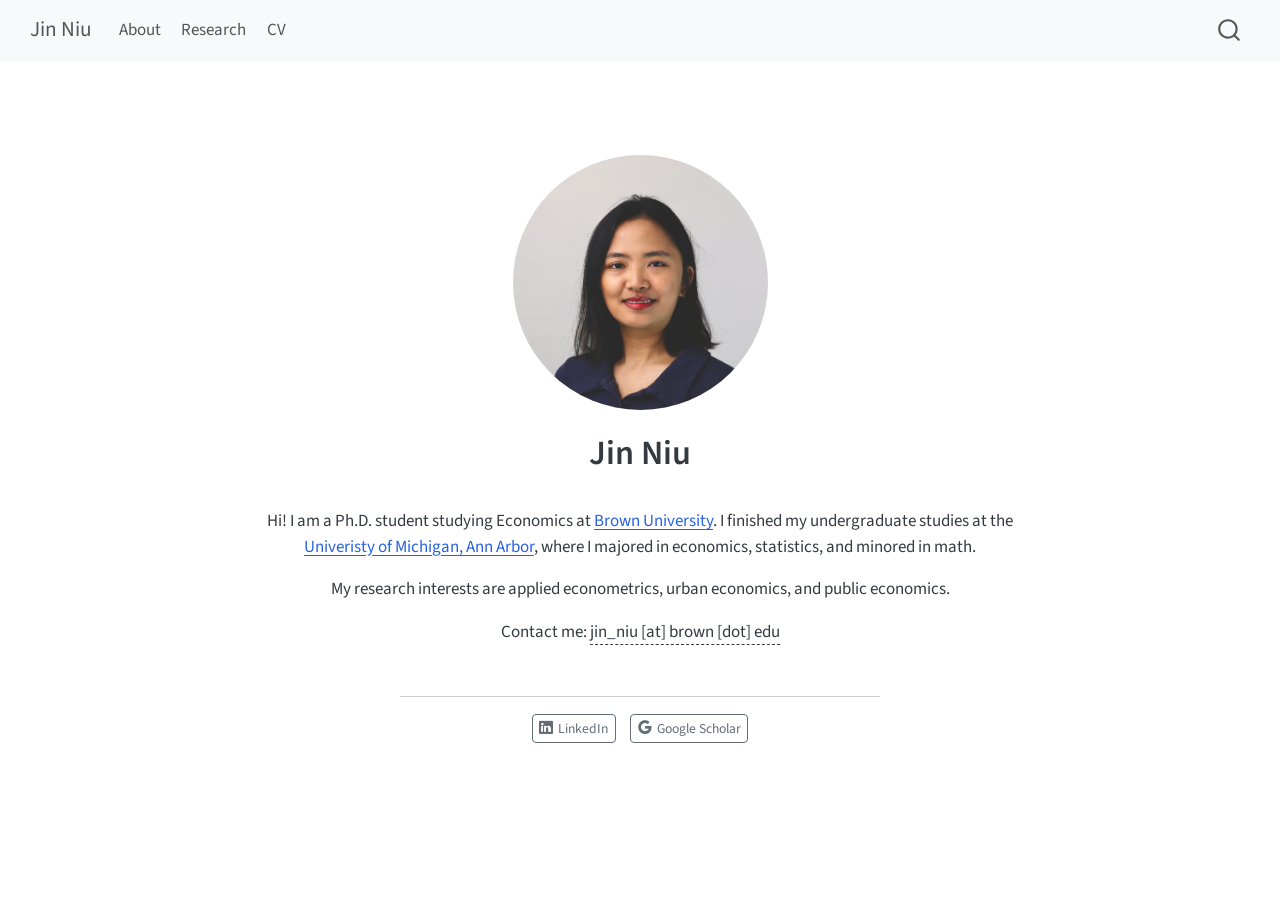
<file: docs/index.html>
<!DOCTYPE html>
<html xmlns="http://www.w3.org/1999/xhtml" lang="en" xml:lang="en"><head>

<meta charset="utf-8">
<meta name="generator" content="quarto-1.9.37">

<meta name="viewport" content="width=device-width, initial-scale=1.0, user-scalable=yes">


<title>Jin Niu</title>
<style>
/* Default styles provided by pandoc.
** See https://pandoc.org/MANUAL.html#variables-for-html for config info.
*/
code{white-space: pre-wrap;}
span.smallcaps{font-variant: small-caps;}
div.columns{display: flex; gap: min(4vw, 1.5em);}
div.column{flex: auto; overflow-x: auto;}
div.hanging-indent{margin-left: 1.5em; text-indent: -1.5em;}
ul.task-list{list-style: none;}
ul.task-list li input[type="checkbox"] {
  width: 0.8em;
  margin: 0 0.8em 0.2em -1em; /* quarto-specific, see https://github.com/quarto-dev/quarto-cli/issues/4556 */ 
  vertical-align: middle;
}
</style>


<script src="site_libs/quarto-nav/quarto-nav.js"></script>
<script src="site_libs/quarto-nav/headroom.min.js"></script>
<script src="site_libs/clipboard/clipboard.min.js"></script>
<script src="site_libs/quarto-search/autocomplete.umd.js"></script>
<script src="site_libs/quarto-search/fuse.min.js"></script>
<script src="site_libs/quarto-search/quarto-search.js"></script>
<meta name="quarto:offset" content="./">
<link href="./favicon.png" rel="icon" type="image/png">
<script src="site_libs/quarto-html/quarto.js" type="module"></script>
<script src="site_libs/quarto-html/tabsets/tabsets.js" type="module"></script>
<script src="site_libs/quarto-html/popper.min.js"></script>
<script src="site_libs/quarto-html/tippy.umd.min.js"></script>
<link href="site_libs/quarto-html/tippy.css" rel="stylesheet">
<link href="site_libs/quarto-html/quarto-syntax-highlighting-7f8f88aac4f3542376d5c11b86a4c14d.css" rel="stylesheet" id="quarto-text-highlighting-styles">
<script src="site_libs/bootstrap/bootstrap.min.js"></script>
<link href="site_libs/bootstrap/bootstrap-icons.css" rel="stylesheet">
<link href="site_libs/bootstrap/bootstrap-158031087360bce0ff56dc785ce39e06.min.css" rel="stylesheet" append-hash="true" id="quarto-bootstrap" data-mode="light">
<script id="quarto-search-options" type="application/json">{
  "location": "navbar",
  "copy-button": false,
  "collapse-after": 3,
  "panel-placement": "end",
  "type": "overlay",
  "limit": 50,
  "keyboard-shortcut": [
    "f",
    "/",
    "s"
  ],
  "show-item-context": false,
  "language": {
    "search-no-results-text": "No results",
    "search-matching-documents-text": "matching documents",
    "search-copy-link-title": "Copy link to search",
    "search-hide-matches-text": "Hide additional matches",
    "search-more-match-text": "more match in this document",
    "search-more-matches-text": "more matches in this document",
    "search-clear-button-title": "Clear",
    "search-text-placeholder": "",
    "search-detached-cancel-button-title": "Cancel",
    "search-submit-button-title": "Submit",
    "search-label": "Search"
  }
}</script>


<link rel="stylesheet" href="styles.css">
</head>

<body class="nav-fixed fullcontent quarto-light">

<div id="quarto-search-results"></div>
  <header id="quarto-header" class="headroom fixed-top">
    <nav class="navbar navbar-expand-lg " data-bs-theme="dark">
      <div class="navbar-container container-fluid">
      <div class="navbar-brand-container mx-auto">
    <a class="navbar-brand" href="./index.html">
    <span class="navbar-title">Jin Niu</span>
    </a>
  </div>
            <div id="quarto-search" class="" title="Search"></div>
          <button class="navbar-toggler" type="button" data-bs-toggle="collapse" data-bs-target="#navbarCollapse" aria-controls="navbarCollapse" role="menu" aria-expanded="false" aria-label="Toggle navigation" onclick="if (window.quartoToggleHeadroom) { window.quartoToggleHeadroom(); }">
  <span class="navbar-toggler-icon"></span>
</button>
          <div class="collapse navbar-collapse" id="navbarCollapse">
            <ul class="navbar-nav navbar-nav-scroll me-auto">
  <li class="nav-item">
    <a class="nav-link" href="./about.html"> 
<span class="menu-text">About</span></a>
  </li>  
  <li class="nav-item">
    <a class="nav-link" href="./research/index.html"> 
<span class="menu-text">Research</span></a>
  </li>  
  <li class="nav-item">
    <a class="nav-link" href="./CV_Niu_2026.pdf"> 
<span class="menu-text">CV</span></a>
  </li>  
</ul>
          </div> <!-- /navcollapse -->
            <div class="quarto-navbar-tools">
</div>
      </div> <!-- /container-fluid -->
    </nav>
</header>
<!-- content -->
<div id="quarto-content" class="quarto-container page-columns page-rows-contents page-layout-article page-navbar">
<!-- sidebar -->
<!-- margin-sidebar -->
    
<!-- main -->
<div class="quarto-about-jolla">
  <img src="profile.jpg" class="about-image
  round " style="height: 15em; width: 15em;">
 <header id="title-block-header" class="quarto-title-block default">
<div class="quarto-title">
<h1 class="title">Jin Niu</h1>
</div>
<div class="quarto-title-meta">
  </div>
</header><main class="content" id="quarto-document-content">
<p>Hi! I am a Ph.D.&nbsp;student studying Economics at <a href="https://economics.brown.edu/">Brown University</a>. I finished my undergraduate studies at the <a href="https://umich.edu/">Univeristy of Michigan, Ann Arbor</a>, where I majored in economics, statistics, and minored in math.</p>
<p>My research interests are applied econometrics, urban economics, and public economics.</p>
<p>Contact me: <span class="copy-text" data-copy="jin_niu@brown.edu" title="Click to copy"> jin_niu [at] brown [dot] edu </span></p>


</main> 
  <hr class="about-sep">
   <div class="about-links">
  <a href="https://www.linkedin.com/in/jin-niu-4111a5205/" class="about-link" rel="" target="">
    <i class="bi bi-linkedin"></i>
     <span class="about-link-text">LinkedIn</span>
  </a>
  <a href="https://scholar.google.com/citations?hl=en&amp;user=C0kCsrgAAAAJ" class="about-link" rel="" target="">
    <i class="bi bi-google"></i>
     <span class="about-link-text">Google Scholar</span>
  </a>
</div>
</div>
 <!-- /main -->
<!-- copy-on-click for my email -->
<script>
document.querySelectorAll('.copy-text').forEach(el => {
  el.addEventListener('click', () => {
    const text = el.dataset.copy || el.textContent;
    navigator.clipboard.writeText(text).then(() => {
      el.classList.add('copied');
      setTimeout(() => el.classList.remove('copied'), 2000);
    });
  });
});
</script>
<script id="quarto-html-after-body" type="application/javascript">
  window.document.addEventListener("DOMContentLoaded", function (event) {
    const isCodeAnnotation = (el) => {
      for (const clz of el.classList) {
        if (clz.startsWith('code-annotation-')) {                     
          return true;
        }
      }
      return false;
    }
    const onCopySuccess = function(e) {
      // button target
      const button = e.trigger;
      // don't keep focus
      button.blur();
      // flash "checked"
      button.classList.add('code-copy-button-checked');
      var currentTitle = button.getAttribute("title");
      button.setAttribute("title", "Copied!");
      let tooltip;
      if (window.bootstrap) {
        button.setAttribute("data-bs-toggle", "tooltip");
        button.setAttribute("data-bs-placement", "left");
        button.setAttribute("data-bs-title", "Copied!");
        tooltip = new bootstrap.Tooltip(button, 
          { trigger: "manual", 
            customClass: "code-copy-button-tooltip",
            offset: [0, -8]});
        tooltip.show();    
      }
      setTimeout(function() {
        if (tooltip) {
          tooltip.hide();
          button.removeAttribute("data-bs-title");
          button.removeAttribute("data-bs-toggle");
          button.removeAttribute("data-bs-placement");
        }
        button.setAttribute("title", currentTitle);
        button.classList.remove('code-copy-button-checked');
      }, 1000);
      // clear code selection
      e.clearSelection();
    }
    const getTextToCopy = function(trigger) {
      const outerScaffold = trigger.parentElement.cloneNode(true);
      const codeEl = outerScaffold.querySelector('code');
      for (const childEl of codeEl.children) {
        if (isCodeAnnotation(childEl)) {
          childEl.remove();
        }
      }
      return codeEl.innerText;
    }
    const clipboard = new window.ClipboardJS('.code-copy-button:not([data-in-quarto-modal])', {
      text: getTextToCopy
    });
    clipboard.on('success', onCopySuccess);
    if (window.document.getElementById('quarto-embedded-source-code-modal')) {
      const clipboardModal = new window.ClipboardJS('.code-copy-button[data-in-quarto-modal]', {
        text: getTextToCopy,
        container: window.document.getElementById('quarto-embedded-source-code-modal')
      });
      clipboardModal.on('success', onCopySuccess);
    }
      var localhostRegex = new RegExp(/^(?:http|https):\/\/localhost\:?[0-9]*\//);
      var mailtoRegex = new RegExp(/^mailto:/);
        var filterRegex = new RegExp('/' + window.location.host + '/');
      var isInternal = (href) => {
          return filterRegex.test(href) || localhostRegex.test(href) || mailtoRegex.test(href);
      }
      // Inspect non-navigation links and adorn them if external
     var links = window.document.querySelectorAll('a[href]:not(.nav-link):not(.navbar-brand):not(.toc-action):not(.sidebar-link):not(.sidebar-item-toggle):not(.pagination-link):not(.no-external):not([aria-hidden]):not(.dropdown-item):not(.quarto-navigation-tool):not(.about-link)');
      for (var i=0; i<links.length; i++) {
        const link = links[i];
        if (!isInternal(link.href)) {
          // undo the damage that might have been done by quarto-nav.js in the case of
          // links that we want to consider external
          if (link.dataset.originalHref !== undefined) {
            link.href = link.dataset.originalHref;
          }
        }
      }
    function tippyHover(el, contentFn, onTriggerFn, onUntriggerFn) {
      const config = {
        allowHTML: true,
        maxWidth: 500,
        delay: 100,
        arrow: false,
        appendTo: function(el) {
            return el.parentElement;
        },
        interactive: true,
        interactiveBorder: 10,
        theme: 'quarto',
        placement: 'bottom-start',
      };
      if (contentFn) {
        config.content = contentFn;
      }
      if (onTriggerFn) {
        config.onTrigger = onTriggerFn;
      }
      if (onUntriggerFn) {
        config.onUntrigger = onUntriggerFn;
      }
      window.tippy(el, config); 
    }
    const noterefs = window.document.querySelectorAll('a[role="doc-noteref"]');
    for (var i=0; i<noterefs.length; i++) {
      const ref = noterefs[i];
      tippyHover(ref, function() {
        // use id or data attribute instead here
        let href = ref.getAttribute('data-footnote-href') || ref.getAttribute('href');
        try { href = new URL(href).hash; } catch {}
        const id = href.replace(/^#\/?/, "");
        const note = window.document.getElementById(id);
        if (note) {
          return note.innerHTML;
        } else {
          return "";
        }
      });
    }
    const xrefs = window.document.querySelectorAll('a.quarto-xref');
    const processXRef = (id, note) => {
      // Strip column container classes
      const stripColumnClz = (el) => {
        el.classList.remove("page-full", "page-columns");
        if (el.children) {
          for (const child of el.children) {
            stripColumnClz(child);
          }
        }
      }
      stripColumnClz(note)
      if (id === null || id.startsWith('sec-')) {
        // Special case sections, only their first couple elements
        const container = document.createElement("div");
        if (note.children && note.children.length > 2) {
          container.appendChild(note.children[0].cloneNode(true));
          for (let i = 1; i < note.children.length; i++) {
            const child = note.children[i];
            if (child.tagName === "P" && child.innerText === "") {
              continue;
            } else {
              container.appendChild(child.cloneNode(true));
              break;
            }
          }
          if (window.Quarto?.typesetMath) {
            window.Quarto.typesetMath(container);
          }
          return container.innerHTML
        } else {
          if (window.Quarto?.typesetMath) {
            window.Quarto.typesetMath(note);
          }
          return note.innerHTML;
        }
      } else {
        // Remove any anchor links if they are present
        const anchorLink = note.querySelector('a.anchorjs-link');
        if (anchorLink) {
          anchorLink.remove();
        }
        if (window.Quarto?.typesetMath) {
          window.Quarto.typesetMath(note);
        }
        if (note.classList.contains("callout")) {
          return note.outerHTML;
        } else {
          return note.innerHTML;
        }
      }
    }
    for (var i=0; i<xrefs.length; i++) {
      const xref = xrefs[i];
      tippyHover(xref, undefined, function(instance) {
        instance.disable();
        let url = xref.getAttribute('href');
        let hash = undefined; 
        if (url.startsWith('#')) {
          hash = url;
        } else {
          try { hash = new URL(url).hash; } catch {}
        }
        if (hash) {
          const id = hash.replace(/^#\/?/, "");
          const note = window.document.getElementById(id);
          if (note !== null) {
            try {
              const html = processXRef(id, note.cloneNode(true));
              instance.setContent(html);
            } finally {
              instance.enable();
              instance.show();
            }
          } else {
            // See if we can fetch this
            fetch(url.split('#')[0])
            .then(res => res.text())
            .then(html => {
              const parser = new DOMParser();
              const htmlDoc = parser.parseFromString(html, "text/html");
              const note = htmlDoc.getElementById(id);
              if (note !== null) {
                const html = processXRef(id, note);
                instance.setContent(html);
              } 
            }).finally(() => {
              instance.enable();
              instance.show();
            });
          }
        } else {
          // See if we can fetch a full url (with no hash to target)
          // This is a special case and we should probably do some content thinning / targeting
          fetch(url)
          .then(res => res.text())
          .then(html => {
            const parser = new DOMParser();
            const htmlDoc = parser.parseFromString(html, "text/html");
            const note = htmlDoc.querySelector('main.content');
            if (note !== null) {
              // This should only happen for chapter cross references
              // (since there is no id in the URL)
              // remove the first header
              if (note.children.length > 0 && note.children[0].tagName === "HEADER") {
                note.children[0].remove();
              }
              const html = processXRef(null, note);
              instance.setContent(html);
            } 
          }).finally(() => {
            instance.enable();
            instance.show();
          });
        }
      }, function(instance) {
      });
    }
        let selectedAnnoteEl;
        const selectorForAnnotation = ( cell, annotation) => {
          let cellAttr = 'data-code-cell="' + cell + '"';
          let lineAttr = 'data-code-annotation="' +  annotation + '"';
          const selector = 'span[' + cellAttr + '][' + lineAttr + ']';
          return selector;
        }
        const selectCodeLines = (annoteEl) => {
          const doc = window.document;
          const targetCell = annoteEl.getAttribute("data-target-cell");
          const targetAnnotation = annoteEl.getAttribute("data-target-annotation");
          const annoteSpan = window.document.querySelector(selectorForAnnotation(targetCell, targetAnnotation));
          const lines = annoteSpan.getAttribute("data-code-lines").split(",");
          const lineIds = lines.map((line) => {
            return targetCell + "-" + line;
          })
          let top = null;
          let height = null;
          let parent = null;
          if (lineIds.length > 0) {
              //compute the position of the single el (top and bottom and make a div)
              const el = window.document.getElementById(lineIds[0]);
              top = el.offsetTop;
              height = el.offsetHeight;
              parent = el.parentElement.parentElement;
            if (lineIds.length > 1) {
              const lastEl = window.document.getElementById(lineIds[lineIds.length - 1]);
              const bottom = lastEl.offsetTop + lastEl.offsetHeight;
              height = bottom - top;
            }
            if (top !== null && height !== null && parent !== null) {
              // cook up a div (if necessary) and position it 
              let div = window.document.getElementById("code-annotation-line-highlight");
              if (div === null) {
                div = window.document.createElement("div");
                div.setAttribute("id", "code-annotation-line-highlight");
                div.style.position = 'absolute';
                parent.appendChild(div);
              }
              div.style.top = top - 2 + "px";
              div.style.height = height + 4 + "px";
              div.style.left = 0;
              let gutterDiv = window.document.getElementById("code-annotation-line-highlight-gutter");
              if (gutterDiv === null) {
                gutterDiv = window.document.createElement("div");
                gutterDiv.setAttribute("id", "code-annotation-line-highlight-gutter");
                gutterDiv.style.position = 'absolute';
                const codeCell = window.document.getElementById(targetCell);
                const gutter = codeCell.querySelector('.code-annotation-gutter');
                gutter.appendChild(gutterDiv);
              }
              gutterDiv.style.top = top - 2 + "px";
              gutterDiv.style.height = height + 4 + "px";
            }
            selectedAnnoteEl = annoteEl;
          }
        };
        const unselectCodeLines = () => {
          const elementsIds = ["code-annotation-line-highlight", "code-annotation-line-highlight-gutter"];
          elementsIds.forEach((elId) => {
            const div = window.document.getElementById(elId);
            if (div) {
              div.remove();
            }
          });
          selectedAnnoteEl = undefined;
        };
          // Handle positioning of the toggle
      window.addEventListener(
        "resize",
        throttle(() => {
          elRect = undefined;
          if (selectedAnnoteEl) {
            selectCodeLines(selectedAnnoteEl);
          }
        }, 10)
      );
      function throttle(fn, ms) {
      let throttle = false;
      let timer;
        return (...args) => {
          if(!throttle) { // first call gets through
              fn.apply(this, args);
              throttle = true;
          } else { // all the others get throttled
              if(timer) clearTimeout(timer); // cancel #2
              timer = setTimeout(() => {
                fn.apply(this, args);
                timer = throttle = false;
              }, ms);
          }
        };
      }
        // Attach click handler to the DT
        const annoteDls = window.document.querySelectorAll('dt[data-target-cell]');
        for (const annoteDlNode of annoteDls) {
          annoteDlNode.addEventListener('click', (event) => {
            const clickedEl = event.target;
            if (clickedEl !== selectedAnnoteEl) {
              unselectCodeLines();
              const activeEl = window.document.querySelector('dt[data-target-cell].code-annotation-active');
              if (activeEl) {
                activeEl.classList.remove('code-annotation-active');
              }
              selectCodeLines(clickedEl);
              clickedEl.classList.add('code-annotation-active');
            } else {
              // Unselect the line
              unselectCodeLines();
              clickedEl.classList.remove('code-annotation-active');
            }
          });
        }
    const findCites = (el) => {
      const parentEl = el.parentElement;
      if (parentEl) {
        const cites = parentEl.dataset.cites;
        if (cites) {
          return {
            el,
            cites: cites.split(' ')
          };
        } else {
          return findCites(el.parentElement)
        }
      } else {
        return undefined;
      }
    };
    var bibliorefs = window.document.querySelectorAll('a[role="doc-biblioref"]');
    for (var i=0; i<bibliorefs.length; i++) {
      const ref = bibliorefs[i];
      const citeInfo = findCites(ref);
      if (citeInfo) {
        tippyHover(citeInfo.el, function() {
          var popup = window.document.createElement('div');
          citeInfo.cites.forEach(function(cite) {
            var citeDiv = window.document.createElement('div');
            citeDiv.classList.add('hanging-indent');
            citeDiv.classList.add('csl-entry');
            var biblioDiv = window.document.getElementById('ref-' + cite);
            if (biblioDiv) {
              citeDiv.innerHTML = biblioDiv.innerHTML;
            }
            popup.appendChild(citeDiv);
          });
          return popup.innerHTML;
        });
      }
    }
  });
  </script>
</div> <!-- /content -->




</body></html>
</file>
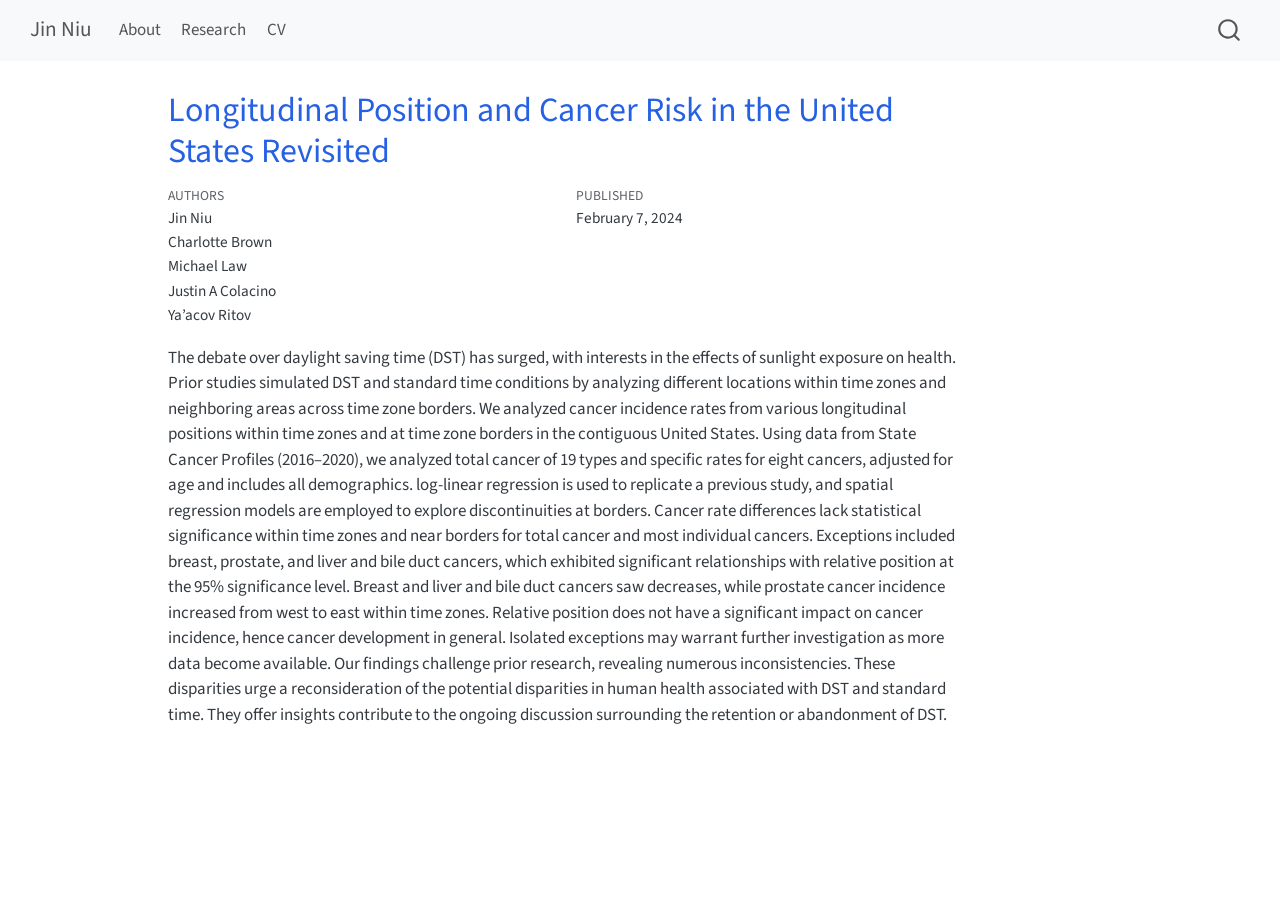
<file: docs/research/paper-1.html>
<!DOCTYPE html>
<html xmlns="http://www.w3.org/1999/xhtml" lang="en" xml:lang="en"><head>

<meta charset="utf-8">
<meta name="generator" content="quarto-1.9.37">

<meta name="viewport" content="width=device-width, initial-scale=1.0, user-scalable=yes">

<meta name="author" content="Jin Niu">
<meta name="author" content="Charlotte Brown">
<meta name="author" content="Michael Law">
<meta name="author" content="Justin A Colacino">
<meta name="author" content="Ya’acov Ritov">
<meta name="dcterms.date" content="2024-02-07">

<title>Longitudinal Position and Cancer Risk in the United States Revisited – Jin Niu</title>
<style>
/* Default styles provided by pandoc.
** See https://pandoc.org/MANUAL.html#variables-for-html for config info.
*/
code{white-space: pre-wrap;}
span.smallcaps{font-variant: small-caps;}
div.columns{display: flex; gap: min(4vw, 1.5em);}
div.column{flex: auto; overflow-x: auto;}
div.hanging-indent{margin-left: 1.5em; text-indent: -1.5em;}
ul.task-list{list-style: none;}
ul.task-list li input[type="checkbox"] {
  width: 0.8em;
  margin: 0 0.8em 0.2em -1em; /* quarto-specific, see https://github.com/quarto-dev/quarto-cli/issues/4556 */ 
  vertical-align: middle;
}
</style>


<script src="../site_libs/quarto-nav/quarto-nav.js"></script>
<script src="../site_libs/quarto-nav/headroom.min.js"></script>
<script src="../site_libs/clipboard/clipboard.min.js"></script>
<script src="../site_libs/quarto-search/autocomplete.umd.js"></script>
<script src="../site_libs/quarto-search/fuse.min.js"></script>
<script src="../site_libs/quarto-search/quarto-search.js"></script>
<meta name="quarto:offset" content="../">
<link href="../favicon.png" rel="icon" type="image/png">
<script src="../site_libs/quarto-html/quarto.js" type="module"></script>
<script src="../site_libs/quarto-html/tabsets/tabsets.js" type="module"></script>
<script src="../site_libs/quarto-html/popper.min.js"></script>
<script src="../site_libs/quarto-html/tippy.umd.min.js"></script>
<script src="../site_libs/quarto-html/anchor.min.js"></script>
<link href="../site_libs/quarto-html/tippy.css" rel="stylesheet">
<link href="../site_libs/quarto-html/quarto-syntax-highlighting-7f8f88aac4f3542376d5c11b86a4c14d.css" rel="stylesheet" id="quarto-text-highlighting-styles">
<script src="../site_libs/bootstrap/bootstrap.min.js"></script>
<link href="../site_libs/bootstrap/bootstrap-icons.css" rel="stylesheet">
<link href="../site_libs/bootstrap/bootstrap-158031087360bce0ff56dc785ce39e06.min.css" rel="stylesheet" append-hash="true" id="quarto-bootstrap" data-mode="light">
<script id="quarto-search-options" type="application/json">{
  "location": "navbar",
  "copy-button": false,
  "collapse-after": 3,
  "panel-placement": "end",
  "type": "overlay",
  "limit": 50,
  "keyboard-shortcut": [
    "f",
    "/",
    "s"
  ],
  "show-item-context": false,
  "language": {
    "search-no-results-text": "No results",
    "search-matching-documents-text": "matching documents",
    "search-copy-link-title": "Copy link to search",
    "search-hide-matches-text": "Hide additional matches",
    "search-more-match-text": "more match in this document",
    "search-more-matches-text": "more matches in this document",
    "search-clear-button-title": "Clear",
    "search-text-placeholder": "",
    "search-detached-cancel-button-title": "Cancel",
    "search-submit-button-title": "Submit",
    "search-label": "Search"
  }
}</script>


<link rel="stylesheet" href="../styles.css">
</head>

<body class="nav-fixed quarto-light">

<div id="quarto-search-results"></div>
  <header id="quarto-header" class="headroom fixed-top">
    <nav class="navbar navbar-expand-lg " data-bs-theme="dark">
      <div class="navbar-container container-fluid">
      <div class="navbar-brand-container mx-auto">
    <a class="navbar-brand" href="../index.html">
    <span class="navbar-title">Jin Niu</span>
    </a>
  </div>
            <div id="quarto-search" class="" title="Search"></div>
          <button class="navbar-toggler" type="button" data-bs-toggle="collapse" data-bs-target="#navbarCollapse" aria-controls="navbarCollapse" role="menu" aria-expanded="false" aria-label="Toggle navigation" onclick="if (window.quartoToggleHeadroom) { window.quartoToggleHeadroom(); }">
  <span class="navbar-toggler-icon"></span>
</button>
          <div class="collapse navbar-collapse" id="navbarCollapse">
            <ul class="navbar-nav navbar-nav-scroll me-auto">
  <li class="nav-item">
    <a class="nav-link" href="../about.html"> 
<span class="menu-text">About</span></a>
  </li>  
  <li class="nav-item">
    <a class="nav-link" href="../research/index.html"> 
<span class="menu-text">Research</span></a>
  </li>  
  <li class="nav-item">
    <a class="nav-link" href="../CV_Niu_2026.pdf"> 
<span class="menu-text">CV</span></a>
  </li>  
</ul>
          </div> <!-- /navcollapse -->
            <div class="quarto-navbar-tools">
</div>
      </div> <!-- /container-fluid -->
    </nav>
</header>
<!-- content -->
<div id="quarto-content" class="quarto-container page-columns page-rows-contents page-layout-article page-navbar">
<!-- sidebar -->
<!-- margin-sidebar -->
    <div id="quarto-margin-sidebar" class="sidebar margin-sidebar zindex-bottom">
        
    </div>
<!-- main -->
<main class="content" id="quarto-document-content">

<header id="title-block-header" class="quarto-title-block default">
<div class="quarto-title">
<h1 class="title"><a href="https://pubmed.ncbi.nlm.nih.gov/38284880/">Longitudinal Position and Cancer Risk in the United States Revisited</a></h1>
</div>



<div class="quarto-title-meta">

    <div>
    <div class="quarto-title-meta-heading">Authors</div>
    <div class="quarto-title-meta-contents">
             <p>Jin Niu </p>
             <p>Charlotte Brown </p>
             <p>Michael Law </p>
             <p>Justin A Colacino </p>
             <p>Ya’acov Ritov </p>
          </div>
  </div>
    
    <div>
    <div class="quarto-title-meta-heading">Published</div>
    <div class="quarto-title-meta-contents">
      <p class="date">February 7, 2024</p>
    </div>
  </div>
  
    
  </div>
  


</header>


<p>The debate over daylight saving time (DST) has surged, with interests in the effects of sunlight exposure on health. Prior studies simulated DST and standard time conditions by analyzing different locations within time zones and neighboring areas across time zone borders. We analyzed cancer incidence rates from various longitudinal positions within time zones and at time zone borders in the contiguous United States. Using data from State Cancer Profiles (2016–2020), we analyzed total cancer of 19 types and specific rates for eight cancers, adjusted for age and includes all demographics. log-linear regression is used to replicate a previous study, and spatial regression models are employed to explore discontinuities at borders. Cancer rate differences lack statistical significance within time zones and near borders for total cancer and most individual cancers. Exceptions included breast, prostate, and liver and bile duct cancers, which exhibited significant relationships with relative position at the 95% significance level. Breast and liver and bile duct cancers saw decreases, while prostate cancer incidence increased from west to east within time zones. Relative position does not have a significant impact on cancer incidence, hence cancer development in general. Isolated exceptions may warrant further investigation as more data become available. Our findings challenge prior research, revealing numerous inconsistencies. These disparities urge a reconsideration of the potential disparities in human health associated with DST and standard time. They offer insights contribute to the ongoing discussion surrounding the retention or abandonment of DST.</p>



</main> <!-- /main -->
<!-- copy-on-click for my email -->
<script>
document.querySelectorAll('.copy-text').forEach(el => {
  el.addEventListener('click', () => {
    const text = el.dataset.copy || el.textContent;
    navigator.clipboard.writeText(text).then(() => {
      el.classList.add('copied');
      setTimeout(() => el.classList.remove('copied'), 2000);
    });
  });
});
</script>
<script id="quarto-html-after-body" type="application/javascript">
  window.document.addEventListener("DOMContentLoaded", function (event) {
    const icon = "";
    const anchorJS = new window.AnchorJS();
    anchorJS.options = {
      placement: 'right',
      icon: icon
    };
    anchorJS.add('.anchored');
    const isCodeAnnotation = (el) => {
      for (const clz of el.classList) {
        if (clz.startsWith('code-annotation-')) {                     
          return true;
        }
      }
      return false;
    }
    const onCopySuccess = function(e) {
      // button target
      const button = e.trigger;
      // don't keep focus
      button.blur();
      // flash "checked"
      button.classList.add('code-copy-button-checked');
      var currentTitle = button.getAttribute("title");
      button.setAttribute("title", "Copied!");
      let tooltip;
      if (window.bootstrap) {
        button.setAttribute("data-bs-toggle", "tooltip");
        button.setAttribute("data-bs-placement", "left");
        button.setAttribute("data-bs-title", "Copied!");
        tooltip = new bootstrap.Tooltip(button, 
          { trigger: "manual", 
            customClass: "code-copy-button-tooltip",
            offset: [0, -8]});
        tooltip.show();    
      }
      setTimeout(function() {
        if (tooltip) {
          tooltip.hide();
          button.removeAttribute("data-bs-title");
          button.removeAttribute("data-bs-toggle");
          button.removeAttribute("data-bs-placement");
        }
        button.setAttribute("title", currentTitle);
        button.classList.remove('code-copy-button-checked');
      }, 1000);
      // clear code selection
      e.clearSelection();
    }
    const getTextToCopy = function(trigger) {
      const outerScaffold = trigger.parentElement.cloneNode(true);
      const codeEl = outerScaffold.querySelector('code');
      for (const childEl of codeEl.children) {
        if (isCodeAnnotation(childEl)) {
          childEl.remove();
        }
      }
      return codeEl.innerText;
    }
    const clipboard = new window.ClipboardJS('.code-copy-button:not([data-in-quarto-modal])', {
      text: getTextToCopy
    });
    clipboard.on('success', onCopySuccess);
    if (window.document.getElementById('quarto-embedded-source-code-modal')) {
      const clipboardModal = new window.ClipboardJS('.code-copy-button[data-in-quarto-modal]', {
        text: getTextToCopy,
        container: window.document.getElementById('quarto-embedded-source-code-modal')
      });
      clipboardModal.on('success', onCopySuccess);
    }
      var localhostRegex = new RegExp(/^(?:http|https):\/\/localhost\:?[0-9]*\//);
      var mailtoRegex = new RegExp(/^mailto:/);
        var filterRegex = new RegExp('/' + window.location.host + '/');
      var isInternal = (href) => {
          return filterRegex.test(href) || localhostRegex.test(href) || mailtoRegex.test(href);
      }
      // Inspect non-navigation links and adorn them if external
     var links = window.document.querySelectorAll('a[href]:not(.nav-link):not(.navbar-brand):not(.toc-action):not(.sidebar-link):not(.sidebar-item-toggle):not(.pagination-link):not(.no-external):not([aria-hidden]):not(.dropdown-item):not(.quarto-navigation-tool):not(.about-link)');
      for (var i=0; i<links.length; i++) {
        const link = links[i];
        if (!isInternal(link.href)) {
          // undo the damage that might have been done by quarto-nav.js in the case of
          // links that we want to consider external
          if (link.dataset.originalHref !== undefined) {
            link.href = link.dataset.originalHref;
          }
        }
      }
    function tippyHover(el, contentFn, onTriggerFn, onUntriggerFn) {
      const config = {
        allowHTML: true,
        maxWidth: 500,
        delay: 100,
        arrow: false,
        appendTo: function(el) {
            return el.parentElement;
        },
        interactive: true,
        interactiveBorder: 10,
        theme: 'quarto',
        placement: 'bottom-start',
      };
      if (contentFn) {
        config.content = contentFn;
      }
      if (onTriggerFn) {
        config.onTrigger = onTriggerFn;
      }
      if (onUntriggerFn) {
        config.onUntrigger = onUntriggerFn;
      }
      window.tippy(el, config); 
    }
    const noterefs = window.document.querySelectorAll('a[role="doc-noteref"]');
    for (var i=0; i<noterefs.length; i++) {
      const ref = noterefs[i];
      tippyHover(ref, function() {
        // use id or data attribute instead here
        let href = ref.getAttribute('data-footnote-href') || ref.getAttribute('href');
        try { href = new URL(href).hash; } catch {}
        const id = href.replace(/^#\/?/, "");
        const note = window.document.getElementById(id);
        if (note) {
          return note.innerHTML;
        } else {
          return "";
        }
      });
    }
    const xrefs = window.document.querySelectorAll('a.quarto-xref');
    const processXRef = (id, note) => {
      // Strip column container classes
      const stripColumnClz = (el) => {
        el.classList.remove("page-full", "page-columns");
        if (el.children) {
          for (const child of el.children) {
            stripColumnClz(child);
          }
        }
      }
      stripColumnClz(note)
      if (id === null || id.startsWith('sec-')) {
        // Special case sections, only their first couple elements
        const container = document.createElement("div");
        if (note.children && note.children.length > 2) {
          container.appendChild(note.children[0].cloneNode(true));
          for (let i = 1; i < note.children.length; i++) {
            const child = note.children[i];
            if (child.tagName === "P" && child.innerText === "") {
              continue;
            } else {
              container.appendChild(child.cloneNode(true));
              break;
            }
          }
          if (window.Quarto?.typesetMath) {
            window.Quarto.typesetMath(container);
          }
          return container.innerHTML
        } else {
          if (window.Quarto?.typesetMath) {
            window.Quarto.typesetMath(note);
          }
          return note.innerHTML;
        }
      } else {
        // Remove any anchor links if they are present
        const anchorLink = note.querySelector('a.anchorjs-link');
        if (anchorLink) {
          anchorLink.remove();
        }
        if (window.Quarto?.typesetMath) {
          window.Quarto.typesetMath(note);
        }
        if (note.classList.contains("callout")) {
          return note.outerHTML;
        } else {
          return note.innerHTML;
        }
      }
    }
    for (var i=0; i<xrefs.length; i++) {
      const xref = xrefs[i];
      tippyHover(xref, undefined, function(instance) {
        instance.disable();
        let url = xref.getAttribute('href');
        let hash = undefined; 
        if (url.startsWith('#')) {
          hash = url;
        } else {
          try { hash = new URL(url).hash; } catch {}
        }
        if (hash) {
          const id = hash.replace(/^#\/?/, "");
          const note = window.document.getElementById(id);
          if (note !== null) {
            try {
              const html = processXRef(id, note.cloneNode(true));
              instance.setContent(html);
            } finally {
              instance.enable();
              instance.show();
            }
          } else {
            // See if we can fetch this
            fetch(url.split('#')[0])
            .then(res => res.text())
            .then(html => {
              const parser = new DOMParser();
              const htmlDoc = parser.parseFromString(html, "text/html");
              const note = htmlDoc.getElementById(id);
              if (note !== null) {
                const html = processXRef(id, note);
                instance.setContent(html);
              } 
            }).finally(() => {
              instance.enable();
              instance.show();
            });
          }
        } else {
          // See if we can fetch a full url (with no hash to target)
          // This is a special case and we should probably do some content thinning / targeting
          fetch(url)
          .then(res => res.text())
          .then(html => {
            const parser = new DOMParser();
            const htmlDoc = parser.parseFromString(html, "text/html");
            const note = htmlDoc.querySelector('main.content');
            if (note !== null) {
              // This should only happen for chapter cross references
              // (since there is no id in the URL)
              // remove the first header
              if (note.children.length > 0 && note.children[0].tagName === "HEADER") {
                note.children[0].remove();
              }
              const html = processXRef(null, note);
              instance.setContent(html);
            } 
          }).finally(() => {
            instance.enable();
            instance.show();
          });
        }
      }, function(instance) {
      });
    }
        let selectedAnnoteEl;
        const selectorForAnnotation = ( cell, annotation) => {
          let cellAttr = 'data-code-cell="' + cell + '"';
          let lineAttr = 'data-code-annotation="' +  annotation + '"';
          const selector = 'span[' + cellAttr + '][' + lineAttr + ']';
          return selector;
        }
        const selectCodeLines = (annoteEl) => {
          const doc = window.document;
          const targetCell = annoteEl.getAttribute("data-target-cell");
          const targetAnnotation = annoteEl.getAttribute("data-target-annotation");
          const annoteSpan = window.document.querySelector(selectorForAnnotation(targetCell, targetAnnotation));
          const lines = annoteSpan.getAttribute("data-code-lines").split(",");
          const lineIds = lines.map((line) => {
            return targetCell + "-" + line;
          })
          let top = null;
          let height = null;
          let parent = null;
          if (lineIds.length > 0) {
              //compute the position of the single el (top and bottom and make a div)
              const el = window.document.getElementById(lineIds[0]);
              top = el.offsetTop;
              height = el.offsetHeight;
              parent = el.parentElement.parentElement;
            if (lineIds.length > 1) {
              const lastEl = window.document.getElementById(lineIds[lineIds.length - 1]);
              const bottom = lastEl.offsetTop + lastEl.offsetHeight;
              height = bottom - top;
            }
            if (top !== null && height !== null && parent !== null) {
              // cook up a div (if necessary) and position it 
              let div = window.document.getElementById("code-annotation-line-highlight");
              if (div === null) {
                div = window.document.createElement("div");
                div.setAttribute("id", "code-annotation-line-highlight");
                div.style.position = 'absolute';
                parent.appendChild(div);
              }
              div.style.top = top - 2 + "px";
              div.style.height = height + 4 + "px";
              div.style.left = 0;
              let gutterDiv = window.document.getElementById("code-annotation-line-highlight-gutter");
              if (gutterDiv === null) {
                gutterDiv = window.document.createElement("div");
                gutterDiv.setAttribute("id", "code-annotation-line-highlight-gutter");
                gutterDiv.style.position = 'absolute';
                const codeCell = window.document.getElementById(targetCell);
                const gutter = codeCell.querySelector('.code-annotation-gutter');
                gutter.appendChild(gutterDiv);
              }
              gutterDiv.style.top = top - 2 + "px";
              gutterDiv.style.height = height + 4 + "px";
            }
            selectedAnnoteEl = annoteEl;
          }
        };
        const unselectCodeLines = () => {
          const elementsIds = ["code-annotation-line-highlight", "code-annotation-line-highlight-gutter"];
          elementsIds.forEach((elId) => {
            const div = window.document.getElementById(elId);
            if (div) {
              div.remove();
            }
          });
          selectedAnnoteEl = undefined;
        };
          // Handle positioning of the toggle
      window.addEventListener(
        "resize",
        throttle(() => {
          elRect = undefined;
          if (selectedAnnoteEl) {
            selectCodeLines(selectedAnnoteEl);
          }
        }, 10)
      );
      function throttle(fn, ms) {
      let throttle = false;
      let timer;
        return (...args) => {
          if(!throttle) { // first call gets through
              fn.apply(this, args);
              throttle = true;
          } else { // all the others get throttled
              if(timer) clearTimeout(timer); // cancel #2
              timer = setTimeout(() => {
                fn.apply(this, args);
                timer = throttle = false;
              }, ms);
          }
        };
      }
        // Attach click handler to the DT
        const annoteDls = window.document.querySelectorAll('dt[data-target-cell]');
        for (const annoteDlNode of annoteDls) {
          annoteDlNode.addEventListener('click', (event) => {
            const clickedEl = event.target;
            if (clickedEl !== selectedAnnoteEl) {
              unselectCodeLines();
              const activeEl = window.document.querySelector('dt[data-target-cell].code-annotation-active');
              if (activeEl) {
                activeEl.classList.remove('code-annotation-active');
              }
              selectCodeLines(clickedEl);
              clickedEl.classList.add('code-annotation-active');
            } else {
              // Unselect the line
              unselectCodeLines();
              clickedEl.classList.remove('code-annotation-active');
            }
          });
        }
    const findCites = (el) => {
      const parentEl = el.parentElement;
      if (parentEl) {
        const cites = parentEl.dataset.cites;
        if (cites) {
          return {
            el,
            cites: cites.split(' ')
          };
        } else {
          return findCites(el.parentElement)
        }
      } else {
        return undefined;
      }
    };
    var bibliorefs = window.document.querySelectorAll('a[role="doc-biblioref"]');
    for (var i=0; i<bibliorefs.length; i++) {
      const ref = bibliorefs[i];
      const citeInfo = findCites(ref);
      if (citeInfo) {
        tippyHover(citeInfo.el, function() {
          var popup = window.document.createElement('div');
          citeInfo.cites.forEach(function(cite) {
            var citeDiv = window.document.createElement('div');
            citeDiv.classList.add('hanging-indent');
            citeDiv.classList.add('csl-entry');
            var biblioDiv = window.document.getElementById('ref-' + cite);
            if (biblioDiv) {
              citeDiv.innerHTML = biblioDiv.innerHTML;
            }
            popup.appendChild(citeDiv);
          });
          return popup.innerHTML;
        });
      }
    }
  });
  </script>
</div> <!-- /content -->




</body></html>
</file>
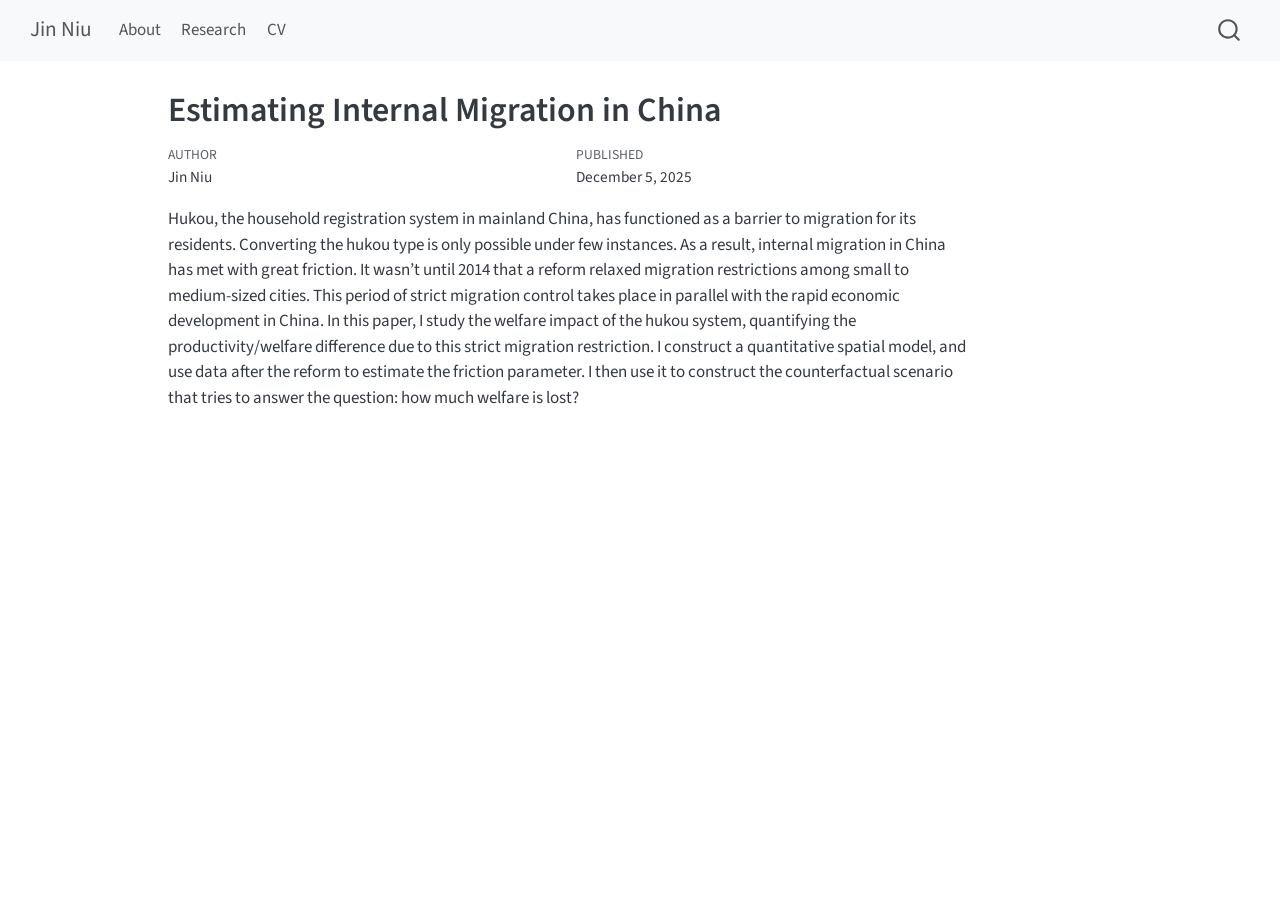
<file: docs/research/paper-2.html>
<!DOCTYPE html>
<html xmlns="http://www.w3.org/1999/xhtml" lang="en" xml:lang="en"><head>

<meta charset="utf-8">
<meta name="generator" content="quarto-1.9.37">

<meta name="viewport" content="width=device-width, initial-scale=1.0, user-scalable=yes">

<meta name="author" content="Jin Niu">
<meta name="dcterms.date" content="2025-12-05">

<title>Estimating Internal Migration in China – Jin Niu</title>
<style>
/* Default styles provided by pandoc.
** See https://pandoc.org/MANUAL.html#variables-for-html for config info.
*/
code{white-space: pre-wrap;}
span.smallcaps{font-variant: small-caps;}
div.columns{display: flex; gap: min(4vw, 1.5em);}
div.column{flex: auto; overflow-x: auto;}
div.hanging-indent{margin-left: 1.5em; text-indent: -1.5em;}
ul.task-list{list-style: none;}
ul.task-list li input[type="checkbox"] {
  width: 0.8em;
  margin: 0 0.8em 0.2em -1em; /* quarto-specific, see https://github.com/quarto-dev/quarto-cli/issues/4556 */ 
  vertical-align: middle;
}
</style>


<script src="../site_libs/quarto-nav/quarto-nav.js"></script>
<script src="../site_libs/quarto-nav/headroom.min.js"></script>
<script src="../site_libs/clipboard/clipboard.min.js"></script>
<script src="../site_libs/quarto-search/autocomplete.umd.js"></script>
<script src="../site_libs/quarto-search/fuse.min.js"></script>
<script src="../site_libs/quarto-search/quarto-search.js"></script>
<meta name="quarto:offset" content="../">
<link href="../favicon.png" rel="icon" type="image/png">
<script src="../site_libs/quarto-html/quarto.js" type="module"></script>
<script src="../site_libs/quarto-html/tabsets/tabsets.js" type="module"></script>
<script src="../site_libs/quarto-html/popper.min.js"></script>
<script src="../site_libs/quarto-html/tippy.umd.min.js"></script>
<script src="../site_libs/quarto-html/anchor.min.js"></script>
<link href="../site_libs/quarto-html/tippy.css" rel="stylesheet">
<link href="../site_libs/quarto-html/quarto-syntax-highlighting-7f8f88aac4f3542376d5c11b86a4c14d.css" rel="stylesheet" id="quarto-text-highlighting-styles">
<script src="../site_libs/bootstrap/bootstrap.min.js"></script>
<link href="../site_libs/bootstrap/bootstrap-icons.css" rel="stylesheet">
<link href="../site_libs/bootstrap/bootstrap-158031087360bce0ff56dc785ce39e06.min.css" rel="stylesheet" append-hash="true" id="quarto-bootstrap" data-mode="light">
<script id="quarto-search-options" type="application/json">{
  "location": "navbar",
  "copy-button": false,
  "collapse-after": 3,
  "panel-placement": "end",
  "type": "overlay",
  "limit": 50,
  "keyboard-shortcut": [
    "f",
    "/",
    "s"
  ],
  "show-item-context": false,
  "language": {
    "search-no-results-text": "No results",
    "search-matching-documents-text": "matching documents",
    "search-copy-link-title": "Copy link to search",
    "search-hide-matches-text": "Hide additional matches",
    "search-more-match-text": "more match in this document",
    "search-more-matches-text": "more matches in this document",
    "search-clear-button-title": "Clear",
    "search-text-placeholder": "",
    "search-detached-cancel-button-title": "Cancel",
    "search-submit-button-title": "Submit",
    "search-label": "Search"
  }
}</script>


<link rel="stylesheet" href="../styles.css">
</head>

<body class="nav-fixed quarto-light">

<div id="quarto-search-results"></div>
  <header id="quarto-header" class="headroom fixed-top">
    <nav class="navbar navbar-expand-lg " data-bs-theme="dark">
      <div class="navbar-container container-fluid">
      <div class="navbar-brand-container mx-auto">
    <a class="navbar-brand" href="../index.html">
    <span class="navbar-title">Jin Niu</span>
    </a>
  </div>
            <div id="quarto-search" class="" title="Search"></div>
          <button class="navbar-toggler" type="button" data-bs-toggle="collapse" data-bs-target="#navbarCollapse" aria-controls="navbarCollapse" role="menu" aria-expanded="false" aria-label="Toggle navigation" onclick="if (window.quartoToggleHeadroom) { window.quartoToggleHeadroom(); }">
  <span class="navbar-toggler-icon"></span>
</button>
          <div class="collapse navbar-collapse" id="navbarCollapse">
            <ul class="navbar-nav navbar-nav-scroll me-auto">
  <li class="nav-item">
    <a class="nav-link" href="../about.html"> 
<span class="menu-text">About</span></a>
  </li>  
  <li class="nav-item">
    <a class="nav-link" href="../research/index.html"> 
<span class="menu-text">Research</span></a>
  </li>  
  <li class="nav-item">
    <a class="nav-link" href="../CV_Niu_2026.pdf"> 
<span class="menu-text">CV</span></a>
  </li>  
</ul>
          </div> <!-- /navcollapse -->
            <div class="quarto-navbar-tools">
</div>
      </div> <!-- /container-fluid -->
    </nav>
</header>
<!-- content -->
<div id="quarto-content" class="quarto-container page-columns page-rows-contents page-layout-article page-navbar">
<!-- sidebar -->
<!-- margin-sidebar -->
    <div id="quarto-margin-sidebar" class="sidebar margin-sidebar zindex-bottom">
        
    </div>
<!-- main -->
<main class="content" id="quarto-document-content">

<header id="title-block-header" class="quarto-title-block default">
<div class="quarto-title">
<h1 class="title">Estimating Internal Migration in China</h1>
</div>



<div class="quarto-title-meta">

    <div>
    <div class="quarto-title-meta-heading">Author</div>
    <div class="quarto-title-meta-contents">
             <p>Jin Niu </p>
          </div>
  </div>
    
    <div>
    <div class="quarto-title-meta-heading">Published</div>
    <div class="quarto-title-meta-contents">
      <p class="date">December 5, 2025</p>
    </div>
  </div>
  
    
  </div>
  


</header>


<p>Hukou, the household registration system in mainland China, has functioned as a barrier to migration for its residents. Converting the hukou type is only possible under few instances. As a result, internal migration in China has met with great friction. It wasn’t until 2014 that a reform relaxed migration restrictions among small to medium-sized cities. This period of strict migration control takes place in parallel with the rapid economic development in China. In this paper, I study the welfare impact of the hukou system, quantifying the productivity/welfare difference due to this strict migration restriction. I construct a quantitative spatial model, and use data after the reform to estimate the friction parameter. I then use it to construct the counterfactual scenario that tries to answer the question: how much welfare is lost?</p>



</main> <!-- /main -->
<!-- copy-on-click for my email -->
<script>
document.querySelectorAll('.copy-text').forEach(el => {
  el.addEventListener('click', () => {
    const text = el.dataset.copy || el.textContent;
    navigator.clipboard.writeText(text).then(() => {
      el.classList.add('copied');
      setTimeout(() => el.classList.remove('copied'), 2000);
    });
  });
});
</script>
<script id="quarto-html-after-body" type="application/javascript">
  window.document.addEventListener("DOMContentLoaded", function (event) {
    const icon = "";
    const anchorJS = new window.AnchorJS();
    anchorJS.options = {
      placement: 'right',
      icon: icon
    };
    anchorJS.add('.anchored');
    const isCodeAnnotation = (el) => {
      for (const clz of el.classList) {
        if (clz.startsWith('code-annotation-')) {                     
          return true;
        }
      }
      return false;
    }
    const onCopySuccess = function(e) {
      // button target
      const button = e.trigger;
      // don't keep focus
      button.blur();
      // flash "checked"
      button.classList.add('code-copy-button-checked');
      var currentTitle = button.getAttribute("title");
      button.setAttribute("title", "Copied!");
      let tooltip;
      if (window.bootstrap) {
        button.setAttribute("data-bs-toggle", "tooltip");
        button.setAttribute("data-bs-placement", "left");
        button.setAttribute("data-bs-title", "Copied!");
        tooltip = new bootstrap.Tooltip(button, 
          { trigger: "manual", 
            customClass: "code-copy-button-tooltip",
            offset: [0, -8]});
        tooltip.show();    
      }
      setTimeout(function() {
        if (tooltip) {
          tooltip.hide();
          button.removeAttribute("data-bs-title");
          button.removeAttribute("data-bs-toggle");
          button.removeAttribute("data-bs-placement");
        }
        button.setAttribute("title", currentTitle);
        button.classList.remove('code-copy-button-checked');
      }, 1000);
      // clear code selection
      e.clearSelection();
    }
    const getTextToCopy = function(trigger) {
      const outerScaffold = trigger.parentElement.cloneNode(true);
      const codeEl = outerScaffold.querySelector('code');
      for (const childEl of codeEl.children) {
        if (isCodeAnnotation(childEl)) {
          childEl.remove();
        }
      }
      return codeEl.innerText;
    }
    const clipboard = new window.ClipboardJS('.code-copy-button:not([data-in-quarto-modal])', {
      text: getTextToCopy
    });
    clipboard.on('success', onCopySuccess);
    if (window.document.getElementById('quarto-embedded-source-code-modal')) {
      const clipboardModal = new window.ClipboardJS('.code-copy-button[data-in-quarto-modal]', {
        text: getTextToCopy,
        container: window.document.getElementById('quarto-embedded-source-code-modal')
      });
      clipboardModal.on('success', onCopySuccess);
    }
      var localhostRegex = new RegExp(/^(?:http|https):\/\/localhost\:?[0-9]*\//);
      var mailtoRegex = new RegExp(/^mailto:/);
        var filterRegex = new RegExp('/' + window.location.host + '/');
      var isInternal = (href) => {
          return filterRegex.test(href) || localhostRegex.test(href) || mailtoRegex.test(href);
      }
      // Inspect non-navigation links and adorn them if external
     var links = window.document.querySelectorAll('a[href]:not(.nav-link):not(.navbar-brand):not(.toc-action):not(.sidebar-link):not(.sidebar-item-toggle):not(.pagination-link):not(.no-external):not([aria-hidden]):not(.dropdown-item):not(.quarto-navigation-tool):not(.about-link)');
      for (var i=0; i<links.length; i++) {
        const link = links[i];
        if (!isInternal(link.href)) {
          // undo the damage that might have been done by quarto-nav.js in the case of
          // links that we want to consider external
          if (link.dataset.originalHref !== undefined) {
            link.href = link.dataset.originalHref;
          }
        }
      }
    function tippyHover(el, contentFn, onTriggerFn, onUntriggerFn) {
      const config = {
        allowHTML: true,
        maxWidth: 500,
        delay: 100,
        arrow: false,
        appendTo: function(el) {
            return el.parentElement;
        },
        interactive: true,
        interactiveBorder: 10,
        theme: 'quarto',
        placement: 'bottom-start',
      };
      if (contentFn) {
        config.content = contentFn;
      }
      if (onTriggerFn) {
        config.onTrigger = onTriggerFn;
      }
      if (onUntriggerFn) {
        config.onUntrigger = onUntriggerFn;
      }
      window.tippy(el, config); 
    }
    const noterefs = window.document.querySelectorAll('a[role="doc-noteref"]');
    for (var i=0; i<noterefs.length; i++) {
      const ref = noterefs[i];
      tippyHover(ref, function() {
        // use id or data attribute instead here
        let href = ref.getAttribute('data-footnote-href') || ref.getAttribute('href');
        try { href = new URL(href).hash; } catch {}
        const id = href.replace(/^#\/?/, "");
        const note = window.document.getElementById(id);
        if (note) {
          return note.innerHTML;
        } else {
          return "";
        }
      });
    }
    const xrefs = window.document.querySelectorAll('a.quarto-xref');
    const processXRef = (id, note) => {
      // Strip column container classes
      const stripColumnClz = (el) => {
        el.classList.remove("page-full", "page-columns");
        if (el.children) {
          for (const child of el.children) {
            stripColumnClz(child);
          }
        }
      }
      stripColumnClz(note)
      if (id === null || id.startsWith('sec-')) {
        // Special case sections, only their first couple elements
        const container = document.createElement("div");
        if (note.children && note.children.length > 2) {
          container.appendChild(note.children[0].cloneNode(true));
          for (let i = 1; i < note.children.length; i++) {
            const child = note.children[i];
            if (child.tagName === "P" && child.innerText === "") {
              continue;
            } else {
              container.appendChild(child.cloneNode(true));
              break;
            }
          }
          if (window.Quarto?.typesetMath) {
            window.Quarto.typesetMath(container);
          }
          return container.innerHTML
        } else {
          if (window.Quarto?.typesetMath) {
            window.Quarto.typesetMath(note);
          }
          return note.innerHTML;
        }
      } else {
        // Remove any anchor links if they are present
        const anchorLink = note.querySelector('a.anchorjs-link');
        if (anchorLink) {
          anchorLink.remove();
        }
        if (window.Quarto?.typesetMath) {
          window.Quarto.typesetMath(note);
        }
        if (note.classList.contains("callout")) {
          return note.outerHTML;
        } else {
          return note.innerHTML;
        }
      }
    }
    for (var i=0; i<xrefs.length; i++) {
      const xref = xrefs[i];
      tippyHover(xref, undefined, function(instance) {
        instance.disable();
        let url = xref.getAttribute('href');
        let hash = undefined; 
        if (url.startsWith('#')) {
          hash = url;
        } else {
          try { hash = new URL(url).hash; } catch {}
        }
        if (hash) {
          const id = hash.replace(/^#\/?/, "");
          const note = window.document.getElementById(id);
          if (note !== null) {
            try {
              const html = processXRef(id, note.cloneNode(true));
              instance.setContent(html);
            } finally {
              instance.enable();
              instance.show();
            }
          } else {
            // See if we can fetch this
            fetch(url.split('#')[0])
            .then(res => res.text())
            .then(html => {
              const parser = new DOMParser();
              const htmlDoc = parser.parseFromString(html, "text/html");
              const note = htmlDoc.getElementById(id);
              if (note !== null) {
                const html = processXRef(id, note);
                instance.setContent(html);
              } 
            }).finally(() => {
              instance.enable();
              instance.show();
            });
          }
        } else {
          // See if we can fetch a full url (with no hash to target)
          // This is a special case and we should probably do some content thinning / targeting
          fetch(url)
          .then(res => res.text())
          .then(html => {
            const parser = new DOMParser();
            const htmlDoc = parser.parseFromString(html, "text/html");
            const note = htmlDoc.querySelector('main.content');
            if (note !== null) {
              // This should only happen for chapter cross references
              // (since there is no id in the URL)
              // remove the first header
              if (note.children.length > 0 && note.children[0].tagName === "HEADER") {
                note.children[0].remove();
              }
              const html = processXRef(null, note);
              instance.setContent(html);
            } 
          }).finally(() => {
            instance.enable();
            instance.show();
          });
        }
      }, function(instance) {
      });
    }
        let selectedAnnoteEl;
        const selectorForAnnotation = ( cell, annotation) => {
          let cellAttr = 'data-code-cell="' + cell + '"';
          let lineAttr = 'data-code-annotation="' +  annotation + '"';
          const selector = 'span[' + cellAttr + '][' + lineAttr + ']';
          return selector;
        }
        const selectCodeLines = (annoteEl) => {
          const doc = window.document;
          const targetCell = annoteEl.getAttribute("data-target-cell");
          const targetAnnotation = annoteEl.getAttribute("data-target-annotation");
          const annoteSpan = window.document.querySelector(selectorForAnnotation(targetCell, targetAnnotation));
          const lines = annoteSpan.getAttribute("data-code-lines").split(",");
          const lineIds = lines.map((line) => {
            return targetCell + "-" + line;
          })
          let top = null;
          let height = null;
          let parent = null;
          if (lineIds.length > 0) {
              //compute the position of the single el (top and bottom and make a div)
              const el = window.document.getElementById(lineIds[0]);
              top = el.offsetTop;
              height = el.offsetHeight;
              parent = el.parentElement.parentElement;
            if (lineIds.length > 1) {
              const lastEl = window.document.getElementById(lineIds[lineIds.length - 1]);
              const bottom = lastEl.offsetTop + lastEl.offsetHeight;
              height = bottom - top;
            }
            if (top !== null && height !== null && parent !== null) {
              // cook up a div (if necessary) and position it 
              let div = window.document.getElementById("code-annotation-line-highlight");
              if (div === null) {
                div = window.document.createElement("div");
                div.setAttribute("id", "code-annotation-line-highlight");
                div.style.position = 'absolute';
                parent.appendChild(div);
              }
              div.style.top = top - 2 + "px";
              div.style.height = height + 4 + "px";
              div.style.left = 0;
              let gutterDiv = window.document.getElementById("code-annotation-line-highlight-gutter");
              if (gutterDiv === null) {
                gutterDiv = window.document.createElement("div");
                gutterDiv.setAttribute("id", "code-annotation-line-highlight-gutter");
                gutterDiv.style.position = 'absolute';
                const codeCell = window.document.getElementById(targetCell);
                const gutter = codeCell.querySelector('.code-annotation-gutter');
                gutter.appendChild(gutterDiv);
              }
              gutterDiv.style.top = top - 2 + "px";
              gutterDiv.style.height = height + 4 + "px";
            }
            selectedAnnoteEl = annoteEl;
          }
        };
        const unselectCodeLines = () => {
          const elementsIds = ["code-annotation-line-highlight", "code-annotation-line-highlight-gutter"];
          elementsIds.forEach((elId) => {
            const div = window.document.getElementById(elId);
            if (div) {
              div.remove();
            }
          });
          selectedAnnoteEl = undefined;
        };
          // Handle positioning of the toggle
      window.addEventListener(
        "resize",
        throttle(() => {
          elRect = undefined;
          if (selectedAnnoteEl) {
            selectCodeLines(selectedAnnoteEl);
          }
        }, 10)
      );
      function throttle(fn, ms) {
      let throttle = false;
      let timer;
        return (...args) => {
          if(!throttle) { // first call gets through
              fn.apply(this, args);
              throttle = true;
          } else { // all the others get throttled
              if(timer) clearTimeout(timer); // cancel #2
              timer = setTimeout(() => {
                fn.apply(this, args);
                timer = throttle = false;
              }, ms);
          }
        };
      }
        // Attach click handler to the DT
        const annoteDls = window.document.querySelectorAll('dt[data-target-cell]');
        for (const annoteDlNode of annoteDls) {
          annoteDlNode.addEventListener('click', (event) => {
            const clickedEl = event.target;
            if (clickedEl !== selectedAnnoteEl) {
              unselectCodeLines();
              const activeEl = window.document.querySelector('dt[data-target-cell].code-annotation-active');
              if (activeEl) {
                activeEl.classList.remove('code-annotation-active');
              }
              selectCodeLines(clickedEl);
              clickedEl.classList.add('code-annotation-active');
            } else {
              // Unselect the line
              unselectCodeLines();
              clickedEl.classList.remove('code-annotation-active');
            }
          });
        }
    const findCites = (el) => {
      const parentEl = el.parentElement;
      if (parentEl) {
        const cites = parentEl.dataset.cites;
        if (cites) {
          return {
            el,
            cites: cites.split(' ')
          };
        } else {
          return findCites(el.parentElement)
        }
      } else {
        return undefined;
      }
    };
    var bibliorefs = window.document.querySelectorAll('a[role="doc-biblioref"]');
    for (var i=0; i<bibliorefs.length; i++) {
      const ref = bibliorefs[i];
      const citeInfo = findCites(ref);
      if (citeInfo) {
        tippyHover(citeInfo.el, function() {
          var popup = window.document.createElement('div');
          citeInfo.cites.forEach(function(cite) {
            var citeDiv = window.document.createElement('div');
            citeDiv.classList.add('hanging-indent');
            citeDiv.classList.add('csl-entry');
            var biblioDiv = window.document.getElementById('ref-' + cite);
            if (biblioDiv) {
              citeDiv.innerHTML = biblioDiv.innerHTML;
            }
            popup.appendChild(citeDiv);
          });
          return popup.innerHTML;
        });
      }
    }
  });
  </script>
</div> <!-- /content -->




</body></html>
</file>
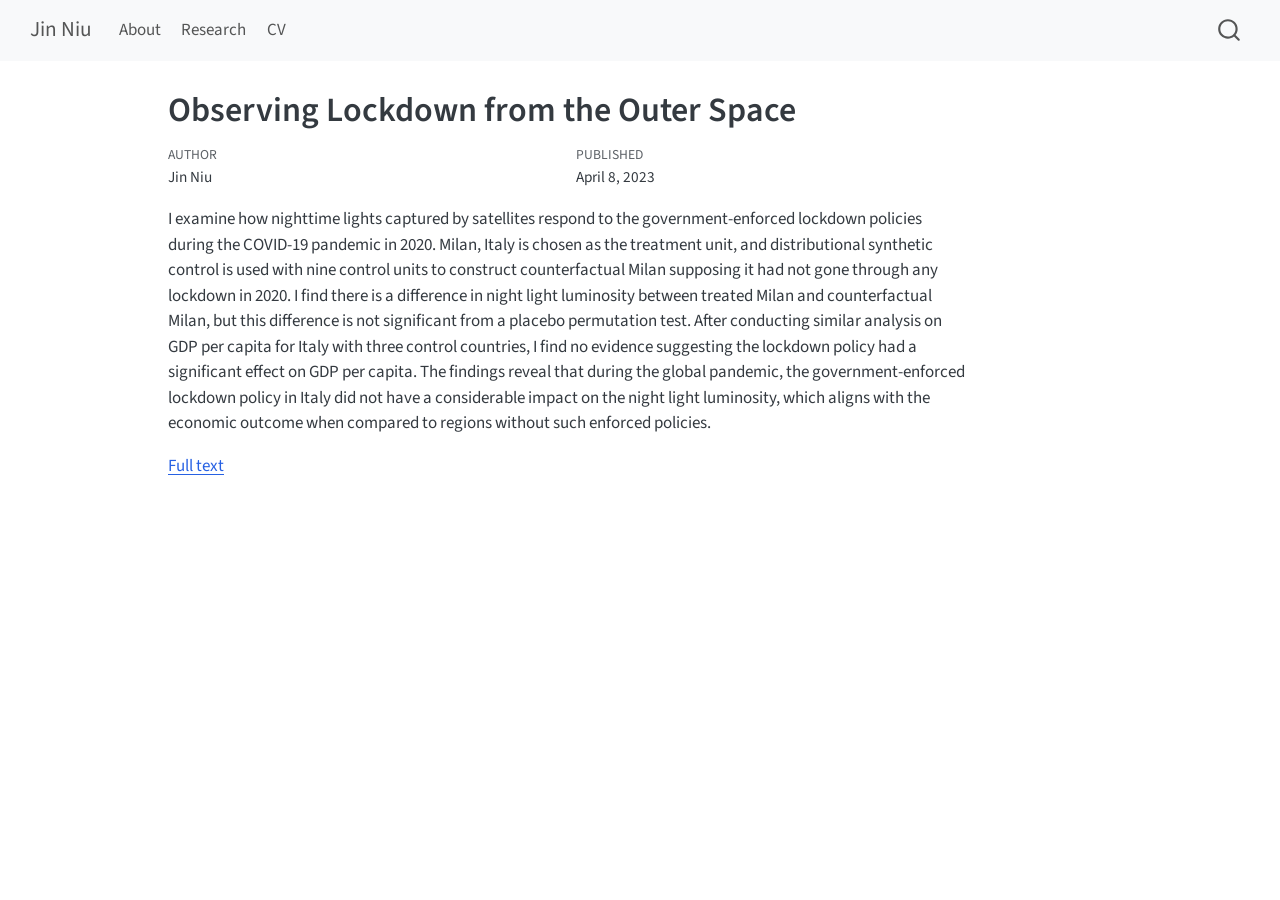
<file: docs/research/project-1.html>
<!DOCTYPE html>
<html xmlns="http://www.w3.org/1999/xhtml" lang="en" xml:lang="en"><head>

<meta charset="utf-8">
<meta name="generator" content="quarto-1.9.37">

<meta name="viewport" content="width=device-width, initial-scale=1.0, user-scalable=yes">

<meta name="author" content="Jin Niu">
<meta name="dcterms.date" content="2023-04-08">

<title>Observing Lockdown from the Outer Space – Jin Niu</title>
<style>
/* Default styles provided by pandoc.
** See https://pandoc.org/MANUAL.html#variables-for-html for config info.
*/
code{white-space: pre-wrap;}
span.smallcaps{font-variant: small-caps;}
div.columns{display: flex; gap: min(4vw, 1.5em);}
div.column{flex: auto; overflow-x: auto;}
div.hanging-indent{margin-left: 1.5em; text-indent: -1.5em;}
ul.task-list{list-style: none;}
ul.task-list li input[type="checkbox"] {
  width: 0.8em;
  margin: 0 0.8em 0.2em -1em; /* quarto-specific, see https://github.com/quarto-dev/quarto-cli/issues/4556 */ 
  vertical-align: middle;
}
</style>


<script src="../site_libs/quarto-nav/quarto-nav.js"></script>
<script src="../site_libs/quarto-nav/headroom.min.js"></script>
<script src="../site_libs/clipboard/clipboard.min.js"></script>
<script src="../site_libs/quarto-search/autocomplete.umd.js"></script>
<script src="../site_libs/quarto-search/fuse.min.js"></script>
<script src="../site_libs/quarto-search/quarto-search.js"></script>
<meta name="quarto:offset" content="../">
<link href="../favicon.png" rel="icon" type="image/png">
<script src="../site_libs/quarto-html/quarto.js" type="module"></script>
<script src="../site_libs/quarto-html/tabsets/tabsets.js" type="module"></script>
<script src="../site_libs/quarto-html/popper.min.js"></script>
<script src="../site_libs/quarto-html/tippy.umd.min.js"></script>
<script src="../site_libs/quarto-html/anchor.min.js"></script>
<link href="../site_libs/quarto-html/tippy.css" rel="stylesheet">
<link href="../site_libs/quarto-html/quarto-syntax-highlighting-7f8f88aac4f3542376d5c11b86a4c14d.css" rel="stylesheet" id="quarto-text-highlighting-styles">
<script src="../site_libs/bootstrap/bootstrap.min.js"></script>
<link href="../site_libs/bootstrap/bootstrap-icons.css" rel="stylesheet">
<link href="../site_libs/bootstrap/bootstrap-158031087360bce0ff56dc785ce39e06.min.css" rel="stylesheet" append-hash="true" id="quarto-bootstrap" data-mode="light">
<script id="quarto-search-options" type="application/json">{
  "location": "navbar",
  "copy-button": false,
  "collapse-after": 3,
  "panel-placement": "end",
  "type": "overlay",
  "limit": 50,
  "keyboard-shortcut": [
    "f",
    "/",
    "s"
  ],
  "show-item-context": false,
  "language": {
    "search-no-results-text": "No results",
    "search-matching-documents-text": "matching documents",
    "search-copy-link-title": "Copy link to search",
    "search-hide-matches-text": "Hide additional matches",
    "search-more-match-text": "more match in this document",
    "search-more-matches-text": "more matches in this document",
    "search-clear-button-title": "Clear",
    "search-text-placeholder": "",
    "search-detached-cancel-button-title": "Cancel",
    "search-submit-button-title": "Submit",
    "search-label": "Search"
  }
}</script>


<link rel="stylesheet" href="../styles.css">
</head>

<body class="nav-fixed quarto-light">

<div id="quarto-search-results"></div>
  <header id="quarto-header" class="headroom fixed-top">
    <nav class="navbar navbar-expand-lg " data-bs-theme="dark">
      <div class="navbar-container container-fluid">
      <div class="navbar-brand-container mx-auto">
    <a class="navbar-brand" href="../index.html">
    <span class="navbar-title">Jin Niu</span>
    </a>
  </div>
            <div id="quarto-search" class="" title="Search"></div>
          <button class="navbar-toggler" type="button" data-bs-toggle="collapse" data-bs-target="#navbarCollapse" aria-controls="navbarCollapse" role="menu" aria-expanded="false" aria-label="Toggle navigation" onclick="if (window.quartoToggleHeadroom) { window.quartoToggleHeadroom(); }">
  <span class="navbar-toggler-icon"></span>
</button>
          <div class="collapse navbar-collapse" id="navbarCollapse">
            <ul class="navbar-nav navbar-nav-scroll me-auto">
  <li class="nav-item">
    <a class="nav-link" href="../about.html"> 
<span class="menu-text">About</span></a>
  </li>  
  <li class="nav-item">
    <a class="nav-link" href="../research/index.html"> 
<span class="menu-text">Research</span></a>
  </li>  
  <li class="nav-item">
    <a class="nav-link" href="../CV_Niu_2026.pdf"> 
<span class="menu-text">CV</span></a>
  </li>  
</ul>
          </div> <!-- /navcollapse -->
            <div class="quarto-navbar-tools">
</div>
      </div> <!-- /container-fluid -->
    </nav>
</header>
<!-- content -->
<div id="quarto-content" class="quarto-container page-columns page-rows-contents page-layout-article page-navbar">
<!-- sidebar -->
<!-- margin-sidebar -->
    <div id="quarto-margin-sidebar" class="sidebar margin-sidebar zindex-bottom">
        
    </div>
<!-- main -->
<main class="content" id="quarto-document-content">

<header id="title-block-header" class="quarto-title-block default">
<div class="quarto-title">
<h1 class="title">Observing Lockdown from the Outer Space</h1>
</div>



<div class="quarto-title-meta">

    <div>
    <div class="quarto-title-meta-heading">Author</div>
    <div class="quarto-title-meta-contents">
             <p>Jin Niu </p>
          </div>
  </div>
    
    <div>
    <div class="quarto-title-meta-heading">Published</div>
    <div class="quarto-title-meta-contents">
      <p class="date">April 8, 2023</p>
    </div>
  </div>
  
    
  </div>
  


</header>


<p>I examine how nighttime lights captured by satellites respond to the government-enforced lockdown policies during the COVID-19 pandemic in 2020. Milan, Italy is chosen as the treatment unit, and distributional synthetic control is used with nine control units to construct counterfactual Milan supposing it had not gone through any lockdown in 2020. I find there is a difference in night light luminosity between treated Milan and counterfactual Milan, but this difference is not significant from a placebo permutation test. After conducting similar analysis on GDP per capita for Italy with three control countries, I find no evidence suggesting the lockdown policy had a significant effect on GDP per capita. The findings reveal that during the global pandemic, the government-enforced lockdown policy in Italy did not have a considerable impact on the night light luminosity, which aligns with the economic outcome when compared to regions without such enforced policies.</p>
<p><a href="../docs/Niu_Jin_EconHonorsThesis_2023.pdf">Full text</a></p>



</main> <!-- /main -->
<!-- copy-on-click for my email -->
<script>
document.querySelectorAll('.copy-text').forEach(el => {
  el.addEventListener('click', () => {
    const text = el.dataset.copy || el.textContent;
    navigator.clipboard.writeText(text).then(() => {
      el.classList.add('copied');
      setTimeout(() => el.classList.remove('copied'), 2000);
    });
  });
});
</script>
<script id="quarto-html-after-body" type="application/javascript">
  window.document.addEventListener("DOMContentLoaded", function (event) {
    const icon = "";
    const anchorJS = new window.AnchorJS();
    anchorJS.options = {
      placement: 'right',
      icon: icon
    };
    anchorJS.add('.anchored');
    const isCodeAnnotation = (el) => {
      for (const clz of el.classList) {
        if (clz.startsWith('code-annotation-')) {                     
          return true;
        }
      }
      return false;
    }
    const onCopySuccess = function(e) {
      // button target
      const button = e.trigger;
      // don't keep focus
      button.blur();
      // flash "checked"
      button.classList.add('code-copy-button-checked');
      var currentTitle = button.getAttribute("title");
      button.setAttribute("title", "Copied!");
      let tooltip;
      if (window.bootstrap) {
        button.setAttribute("data-bs-toggle", "tooltip");
        button.setAttribute("data-bs-placement", "left");
        button.setAttribute("data-bs-title", "Copied!");
        tooltip = new bootstrap.Tooltip(button, 
          { trigger: "manual", 
            customClass: "code-copy-button-tooltip",
            offset: [0, -8]});
        tooltip.show();    
      }
      setTimeout(function() {
        if (tooltip) {
          tooltip.hide();
          button.removeAttribute("data-bs-title");
          button.removeAttribute("data-bs-toggle");
          button.removeAttribute("data-bs-placement");
        }
        button.setAttribute("title", currentTitle);
        button.classList.remove('code-copy-button-checked');
      }, 1000);
      // clear code selection
      e.clearSelection();
    }
    const getTextToCopy = function(trigger) {
      const outerScaffold = trigger.parentElement.cloneNode(true);
      const codeEl = outerScaffold.querySelector('code');
      for (const childEl of codeEl.children) {
        if (isCodeAnnotation(childEl)) {
          childEl.remove();
        }
      }
      return codeEl.innerText;
    }
    const clipboard = new window.ClipboardJS('.code-copy-button:not([data-in-quarto-modal])', {
      text: getTextToCopy
    });
    clipboard.on('success', onCopySuccess);
    if (window.document.getElementById('quarto-embedded-source-code-modal')) {
      const clipboardModal = new window.ClipboardJS('.code-copy-button[data-in-quarto-modal]', {
        text: getTextToCopy,
        container: window.document.getElementById('quarto-embedded-source-code-modal')
      });
      clipboardModal.on('success', onCopySuccess);
    }
      var localhostRegex = new RegExp(/^(?:http|https):\/\/localhost\:?[0-9]*\//);
      var mailtoRegex = new RegExp(/^mailto:/);
        var filterRegex = new RegExp('/' + window.location.host + '/');
      var isInternal = (href) => {
          return filterRegex.test(href) || localhostRegex.test(href) || mailtoRegex.test(href);
      }
      // Inspect non-navigation links and adorn them if external
     var links = window.document.querySelectorAll('a[href]:not(.nav-link):not(.navbar-brand):not(.toc-action):not(.sidebar-link):not(.sidebar-item-toggle):not(.pagination-link):not(.no-external):not([aria-hidden]):not(.dropdown-item):not(.quarto-navigation-tool):not(.about-link)');
      for (var i=0; i<links.length; i++) {
        const link = links[i];
        if (!isInternal(link.href)) {
          // undo the damage that might have been done by quarto-nav.js in the case of
          // links that we want to consider external
          if (link.dataset.originalHref !== undefined) {
            link.href = link.dataset.originalHref;
          }
        }
      }
    function tippyHover(el, contentFn, onTriggerFn, onUntriggerFn) {
      const config = {
        allowHTML: true,
        maxWidth: 500,
        delay: 100,
        arrow: false,
        appendTo: function(el) {
            return el.parentElement;
        },
        interactive: true,
        interactiveBorder: 10,
        theme: 'quarto',
        placement: 'bottom-start',
      };
      if (contentFn) {
        config.content = contentFn;
      }
      if (onTriggerFn) {
        config.onTrigger = onTriggerFn;
      }
      if (onUntriggerFn) {
        config.onUntrigger = onUntriggerFn;
      }
      window.tippy(el, config); 
    }
    const noterefs = window.document.querySelectorAll('a[role="doc-noteref"]');
    for (var i=0; i<noterefs.length; i++) {
      const ref = noterefs[i];
      tippyHover(ref, function() {
        // use id or data attribute instead here
        let href = ref.getAttribute('data-footnote-href') || ref.getAttribute('href');
        try { href = new URL(href).hash; } catch {}
        const id = href.replace(/^#\/?/, "");
        const note = window.document.getElementById(id);
        if (note) {
          return note.innerHTML;
        } else {
          return "";
        }
      });
    }
    const xrefs = window.document.querySelectorAll('a.quarto-xref');
    const processXRef = (id, note) => {
      // Strip column container classes
      const stripColumnClz = (el) => {
        el.classList.remove("page-full", "page-columns");
        if (el.children) {
          for (const child of el.children) {
            stripColumnClz(child);
          }
        }
      }
      stripColumnClz(note)
      if (id === null || id.startsWith('sec-')) {
        // Special case sections, only their first couple elements
        const container = document.createElement("div");
        if (note.children && note.children.length > 2) {
          container.appendChild(note.children[0].cloneNode(true));
          for (let i = 1; i < note.children.length; i++) {
            const child = note.children[i];
            if (child.tagName === "P" && child.innerText === "") {
              continue;
            } else {
              container.appendChild(child.cloneNode(true));
              break;
            }
          }
          if (window.Quarto?.typesetMath) {
            window.Quarto.typesetMath(container);
          }
          return container.innerHTML
        } else {
          if (window.Quarto?.typesetMath) {
            window.Quarto.typesetMath(note);
          }
          return note.innerHTML;
        }
      } else {
        // Remove any anchor links if they are present
        const anchorLink = note.querySelector('a.anchorjs-link');
        if (anchorLink) {
          anchorLink.remove();
        }
        if (window.Quarto?.typesetMath) {
          window.Quarto.typesetMath(note);
        }
        if (note.classList.contains("callout")) {
          return note.outerHTML;
        } else {
          return note.innerHTML;
        }
      }
    }
    for (var i=0; i<xrefs.length; i++) {
      const xref = xrefs[i];
      tippyHover(xref, undefined, function(instance) {
        instance.disable();
        let url = xref.getAttribute('href');
        let hash = undefined; 
        if (url.startsWith('#')) {
          hash = url;
        } else {
          try { hash = new URL(url).hash; } catch {}
        }
        if (hash) {
          const id = hash.replace(/^#\/?/, "");
          const note = window.document.getElementById(id);
          if (note !== null) {
            try {
              const html = processXRef(id, note.cloneNode(true));
              instance.setContent(html);
            } finally {
              instance.enable();
              instance.show();
            }
          } else {
            // See if we can fetch this
            fetch(url.split('#')[0])
            .then(res => res.text())
            .then(html => {
              const parser = new DOMParser();
              const htmlDoc = parser.parseFromString(html, "text/html");
              const note = htmlDoc.getElementById(id);
              if (note !== null) {
                const html = processXRef(id, note);
                instance.setContent(html);
              } 
            }).finally(() => {
              instance.enable();
              instance.show();
            });
          }
        } else {
          // See if we can fetch a full url (with no hash to target)
          // This is a special case and we should probably do some content thinning / targeting
          fetch(url)
          .then(res => res.text())
          .then(html => {
            const parser = new DOMParser();
            const htmlDoc = parser.parseFromString(html, "text/html");
            const note = htmlDoc.querySelector('main.content');
            if (note !== null) {
              // This should only happen for chapter cross references
              // (since there is no id in the URL)
              // remove the first header
              if (note.children.length > 0 && note.children[0].tagName === "HEADER") {
                note.children[0].remove();
              }
              const html = processXRef(null, note);
              instance.setContent(html);
            } 
          }).finally(() => {
            instance.enable();
            instance.show();
          });
        }
      }, function(instance) {
      });
    }
        let selectedAnnoteEl;
        const selectorForAnnotation = ( cell, annotation) => {
          let cellAttr = 'data-code-cell="' + cell + '"';
          let lineAttr = 'data-code-annotation="' +  annotation + '"';
          const selector = 'span[' + cellAttr + '][' + lineAttr + ']';
          return selector;
        }
        const selectCodeLines = (annoteEl) => {
          const doc = window.document;
          const targetCell = annoteEl.getAttribute("data-target-cell");
          const targetAnnotation = annoteEl.getAttribute("data-target-annotation");
          const annoteSpan = window.document.querySelector(selectorForAnnotation(targetCell, targetAnnotation));
          const lines = annoteSpan.getAttribute("data-code-lines").split(",");
          const lineIds = lines.map((line) => {
            return targetCell + "-" + line;
          })
          let top = null;
          let height = null;
          let parent = null;
          if (lineIds.length > 0) {
              //compute the position of the single el (top and bottom and make a div)
              const el = window.document.getElementById(lineIds[0]);
              top = el.offsetTop;
              height = el.offsetHeight;
              parent = el.parentElement.parentElement;
            if (lineIds.length > 1) {
              const lastEl = window.document.getElementById(lineIds[lineIds.length - 1]);
              const bottom = lastEl.offsetTop + lastEl.offsetHeight;
              height = bottom - top;
            }
            if (top !== null && height !== null && parent !== null) {
              // cook up a div (if necessary) and position it 
              let div = window.document.getElementById("code-annotation-line-highlight");
              if (div === null) {
                div = window.document.createElement("div");
                div.setAttribute("id", "code-annotation-line-highlight");
                div.style.position = 'absolute';
                parent.appendChild(div);
              }
              div.style.top = top - 2 + "px";
              div.style.height = height + 4 + "px";
              div.style.left = 0;
              let gutterDiv = window.document.getElementById("code-annotation-line-highlight-gutter");
              if (gutterDiv === null) {
                gutterDiv = window.document.createElement("div");
                gutterDiv.setAttribute("id", "code-annotation-line-highlight-gutter");
                gutterDiv.style.position = 'absolute';
                const codeCell = window.document.getElementById(targetCell);
                const gutter = codeCell.querySelector('.code-annotation-gutter');
                gutter.appendChild(gutterDiv);
              }
              gutterDiv.style.top = top - 2 + "px";
              gutterDiv.style.height = height + 4 + "px";
            }
            selectedAnnoteEl = annoteEl;
          }
        };
        const unselectCodeLines = () => {
          const elementsIds = ["code-annotation-line-highlight", "code-annotation-line-highlight-gutter"];
          elementsIds.forEach((elId) => {
            const div = window.document.getElementById(elId);
            if (div) {
              div.remove();
            }
          });
          selectedAnnoteEl = undefined;
        };
          // Handle positioning of the toggle
      window.addEventListener(
        "resize",
        throttle(() => {
          elRect = undefined;
          if (selectedAnnoteEl) {
            selectCodeLines(selectedAnnoteEl);
          }
        }, 10)
      );
      function throttle(fn, ms) {
      let throttle = false;
      let timer;
        return (...args) => {
          if(!throttle) { // first call gets through
              fn.apply(this, args);
              throttle = true;
          } else { // all the others get throttled
              if(timer) clearTimeout(timer); // cancel #2
              timer = setTimeout(() => {
                fn.apply(this, args);
                timer = throttle = false;
              }, ms);
          }
        };
      }
        // Attach click handler to the DT
        const annoteDls = window.document.querySelectorAll('dt[data-target-cell]');
        for (const annoteDlNode of annoteDls) {
          annoteDlNode.addEventListener('click', (event) => {
            const clickedEl = event.target;
            if (clickedEl !== selectedAnnoteEl) {
              unselectCodeLines();
              const activeEl = window.document.querySelector('dt[data-target-cell].code-annotation-active');
              if (activeEl) {
                activeEl.classList.remove('code-annotation-active');
              }
              selectCodeLines(clickedEl);
              clickedEl.classList.add('code-annotation-active');
            } else {
              // Unselect the line
              unselectCodeLines();
              clickedEl.classList.remove('code-annotation-active');
            }
          });
        }
    const findCites = (el) => {
      const parentEl = el.parentElement;
      if (parentEl) {
        const cites = parentEl.dataset.cites;
        if (cites) {
          return {
            el,
            cites: cites.split(' ')
          };
        } else {
          return findCites(el.parentElement)
        }
      } else {
        return undefined;
      }
    };
    var bibliorefs = window.document.querySelectorAll('a[role="doc-biblioref"]');
    for (var i=0; i<bibliorefs.length; i++) {
      const ref = bibliorefs[i];
      const citeInfo = findCites(ref);
      if (citeInfo) {
        tippyHover(citeInfo.el, function() {
          var popup = window.document.createElement('div');
          citeInfo.cites.forEach(function(cite) {
            var citeDiv = window.document.createElement('div');
            citeDiv.classList.add('hanging-indent');
            citeDiv.classList.add('csl-entry');
            var biblioDiv = window.document.getElementById('ref-' + cite);
            if (biblioDiv) {
              citeDiv.innerHTML = biblioDiv.innerHTML;
            }
            popup.appendChild(citeDiv);
          });
          return popup.innerHTML;
        });
      }
    }
  });
  </script>
</div> <!-- /content -->




</body></html>
</file>
<file: docs/site_libs/quarto-html/tippy.css>
.tippy-box[data-animation=fade][data-state=hidden]{opacity:0}[data-tippy-root]{max-width:calc(100vw - 10px)}.tippy-box{position:relative;background-color:#333;color:#fff;border-radius:4px;font-size:14px;line-height:1.4;white-space:normal;outline:0;transition-property:transform,visibility,opacity}.tippy-box[data-placement^=top]>.tippy-arrow{bottom:0}.tippy-box[data-placement^=top]>.tippy-arrow:before{bottom:-7px;left:0;border-width:8px 8px 0;border-top-color:initial;transform-origin:center top}.tippy-box[data-placement^=bottom]>.tippy-arrow{top:0}.tippy-box[data-placement^=bottom]>.tippy-arrow:before{top:-7px;left:0;border-width:0 8px 8px;border-bottom-color:initial;transform-origin:center bottom}.tippy-box[data-placement^=left]>.tippy-arrow{right:0}.tippy-box[data-placement^=left]>.tippy-arrow:before{border-width:8px 0 8px 8px;border-left-color:initial;right:-7px;transform-origin:center left}.tippy-box[data-placement^=right]>.tippy-arrow{left:0}.tippy-box[data-placement^=right]>.tippy-arrow:before{left:-7px;border-width:8px 8px 8px 0;border-right-color:initial;transform-origin:center right}.tippy-box[data-inertia][data-state=visible]{transition-timing-function:cubic-bezier(.54,1.5,.38,1.11)}.tippy-arrow{width:16px;height:16px;color:#333}.tippy-arrow:before{content:"";position:absolute;border-color:transparent;border-style:solid}.tippy-content{position:relative;padding:5px 9px;z-index:1}
</file>
<file: docs/site_libs/quarto-html/quarto-syntax-highlighting-7f8f88aac4f3542376d5c11b86a4c14d.css>
/* quarto syntax highlight colors */
:root {
  --quarto-hl-ot-color: #003B4F;
  --quarto-hl-at-color: #657422;
  --quarto-hl-ss-color: #20794D;
  --quarto-hl-an-color: #5E5E5E;
  --quarto-hl-fu-color: #4758AB;
  --quarto-hl-st-color: #20794D;
  --quarto-hl-cf-color: #003B4F;
  --quarto-hl-op-color: #5E5E5E;
  --quarto-hl-er-color: #AD0000;
  --quarto-hl-bn-color: #AD0000;
  --quarto-hl-al-color: #AD0000;
  --quarto-hl-va-color: #111111;
  --quarto-hl-bu-color: inherit;
  --quarto-hl-ex-color: inherit;
  --quarto-hl-pp-color: #AD0000;
  --quarto-hl-in-color: #5E5E5E;
  --quarto-hl-vs-color: #20794D;
  --quarto-hl-wa-color: #5E5E5E;
  --quarto-hl-do-color: #5E5E5E;
  --quarto-hl-im-color: #00769E;
  --quarto-hl-ch-color: #20794D;
  --quarto-hl-dt-color: #AD0000;
  --quarto-hl-fl-color: #AD0000;
  --quarto-hl-co-color: #5E5E5E;
  --quarto-hl-cv-color: #5E5E5E;
  --quarto-hl-cn-color: #8f5902;
  --quarto-hl-sc-color: #5E5E5E;
  --quarto-hl-dv-color: #AD0000;
  --quarto-hl-kw-color: #003B4F;
}

/* other quarto variables */
:root {
  --quarto-font-monospace: SFMono-Regular, Menlo, Monaco, Consolas, "Liberation Mono", "Courier New", monospace;
}

/* syntax highlight based on Pandoc's rules */
pre > code.sourceCode > span {
  color: #003B4F;
}

code.sourceCode > span {
  color: #003B4F;
}

div.sourceCode,
div.sourceCode pre.sourceCode {
  color: #003B4F;
}

/* Normal */
code span {
  color: #003B4F;
}

/* Alert */
code span.al {
  color: #AD0000;
  font-style: inherit;
}

/* Annotation */
code span.an {
  color: #5E5E5E;
  font-style: inherit;
}

/* Attribute */
code span.at {
  color: #657422;
  font-style: inherit;
}

/* BaseN */
code span.bn {
  color: #AD0000;
  font-style: inherit;
}

/* BuiltIn */
code span.bu {
  font-style: inherit;
}

/* ControlFlow */
code span.cf {
  color: #003B4F;
  font-weight: bold;
  font-style: inherit;
}

/* Char */
code span.ch {
  color: #20794D;
  font-style: inherit;
}

/* Constant */
code span.cn {
  color: #8f5902;
  font-style: inherit;
}

/* Comment */
code span.co {
  color: #5E5E5E;
  font-style: inherit;
}

/* CommentVar */
code span.cv {
  color: #5E5E5E;
  font-style: italic;
}

/* Documentation */
code span.do {
  color: #5E5E5E;
  font-style: italic;
}

/* DataType */
code span.dt {
  color: #AD0000;
  font-style: inherit;
}

/* DecVal */
code span.dv {
  color: #AD0000;
  font-style: inherit;
}

/* Error */
code span.er {
  color: #AD0000;
  font-style: inherit;
}

/* Extension */
code span.ex {
  font-style: inherit;
}

/* Float */
code span.fl {
  color: #AD0000;
  font-style: inherit;
}

/* Function */
code span.fu {
  color: #4758AB;
  font-style: inherit;
}

/* Import */
code span.im {
  color: #00769E;
  font-style: inherit;
}

/* Information */
code span.in {
  color: #5E5E5E;
  font-style: inherit;
}

/* Keyword */
code span.kw {
  color: #003B4F;
  font-weight: bold;
  font-style: inherit;
}

/* Operator */
code span.op {
  color: #5E5E5E;
  font-style: inherit;
}

/* Other */
code span.ot {
  color: #003B4F;
  font-style: inherit;
}

/* Preprocessor */
code span.pp {
  color: #AD0000;
  font-style: inherit;
}

/* SpecialChar */
code span.sc {
  color: #5E5E5E;
  font-style: inherit;
}

/* SpecialString */
code span.ss {
  color: #20794D;
  font-style: inherit;
}

/* String */
code span.st {
  color: #20794D;
  font-style: inherit;
}

/* Variable */
code span.va {
  color: #111111;
  font-style: inherit;
}

/* VerbatimString */
code span.vs {
  color: #20794D;
  font-style: inherit;
}

/* Warning */
code span.wa {
  color: #5E5E5E;
  font-style: italic;
}

.prevent-inlining {
  content: "</";
}

/*# sourceMappingURL=789ad8cd35626ba772517505b42a116e.css.map */
</file>
<file: docs/styles.css>
/* css styles */

/* for auto copy email address */
/* for auto copy email address */
.copy-text {
  cursor: pointer;
  border-bottom: 1px dashed currentColor;
  transition: opacity 0.2s;
}
.copy-text:hover {
  opacity: 0.7;
}
.copy-text.copied::after {
  content: " ✓ copied!";
  font-size: 0.85em;
  color: green;
}
</file>
